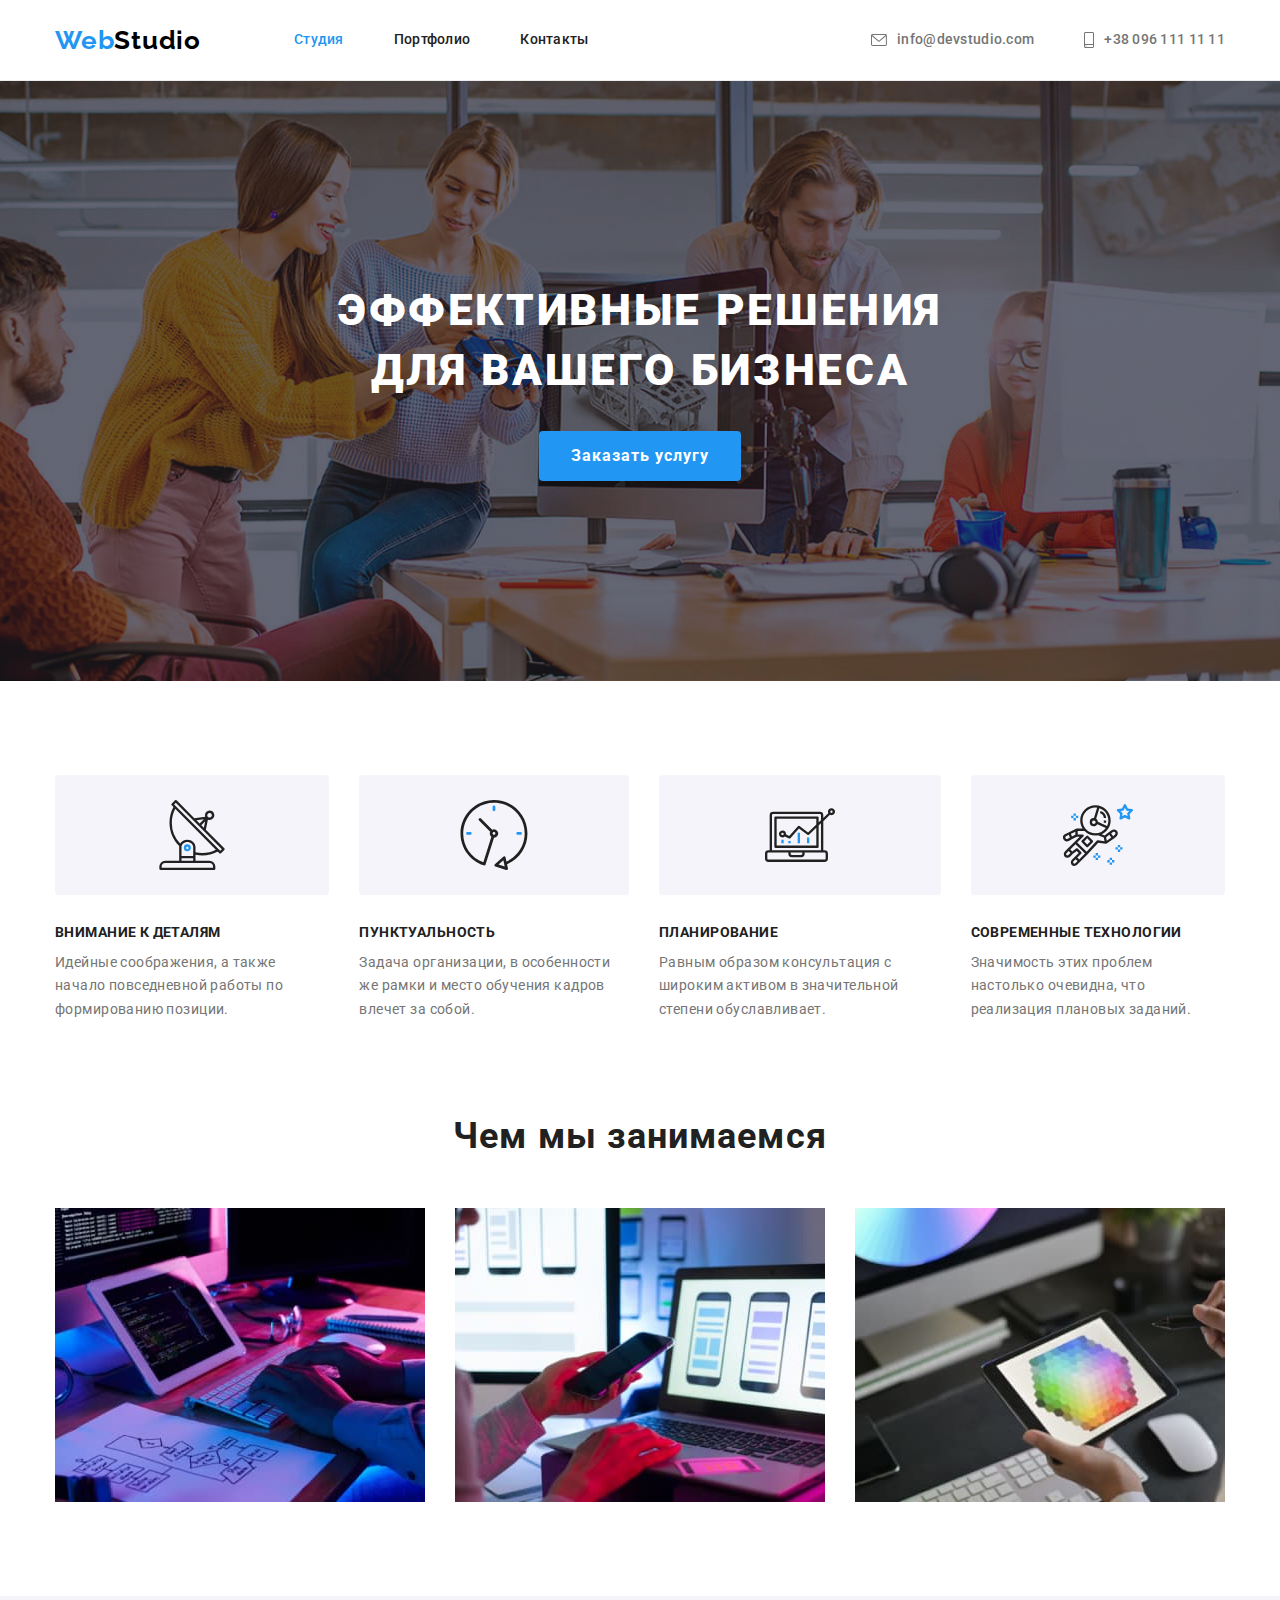
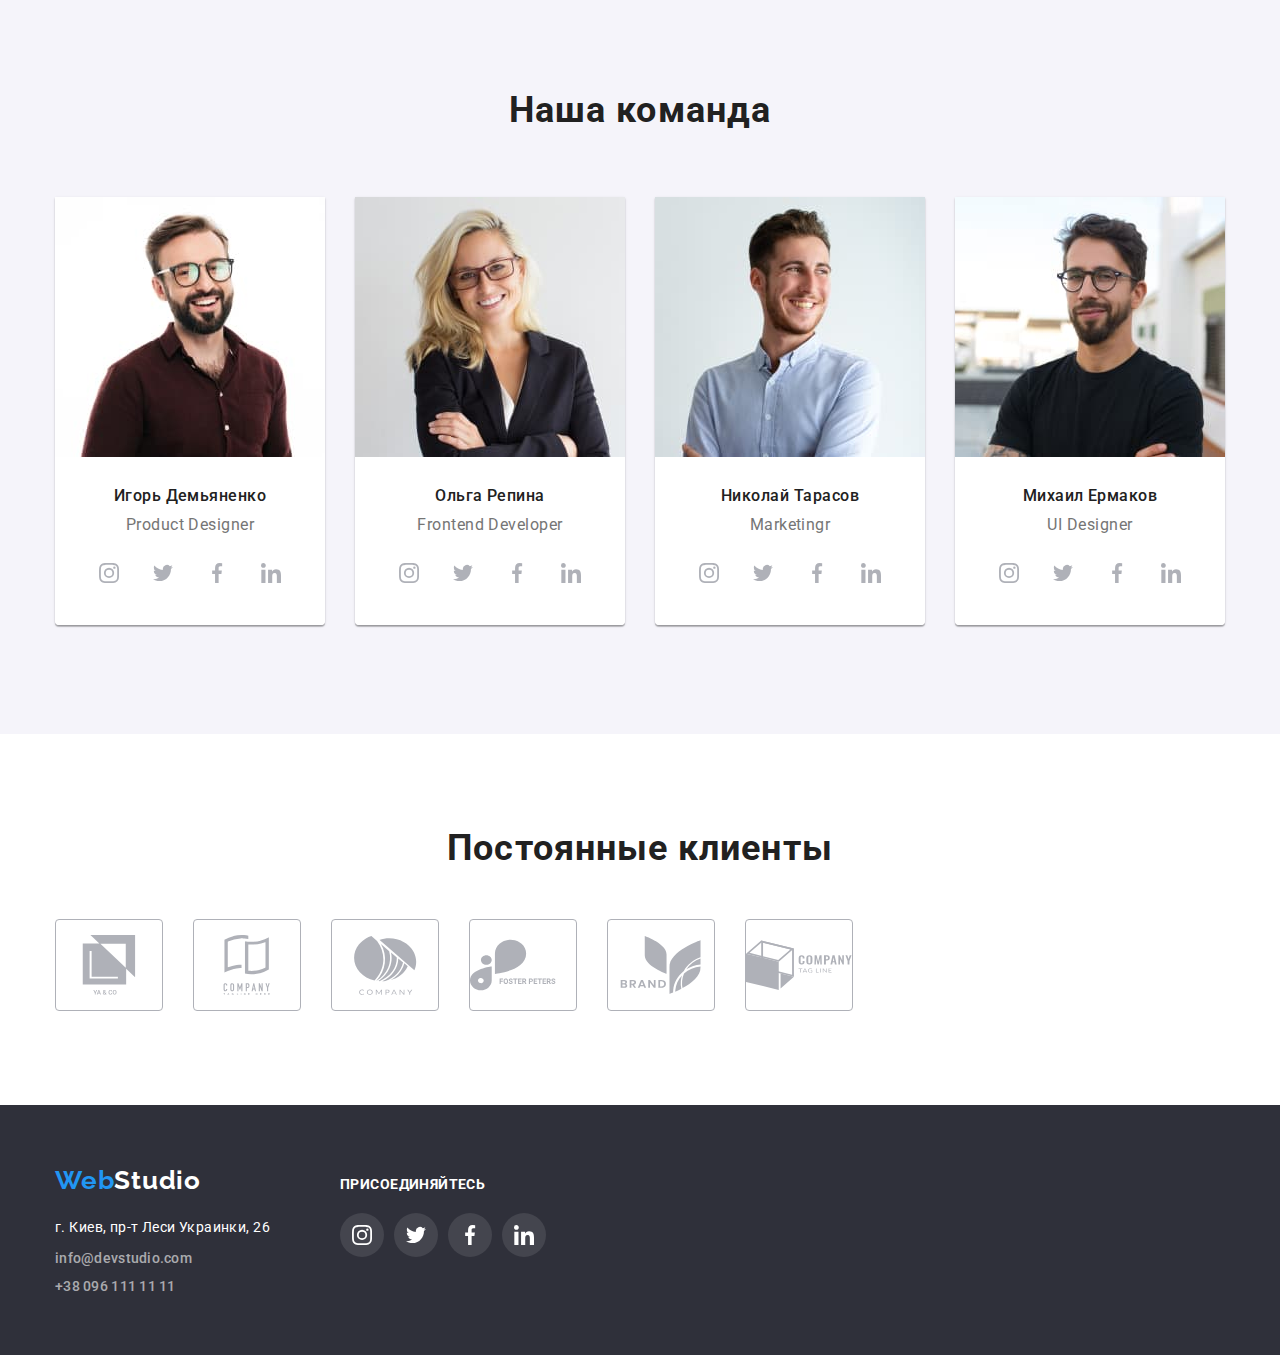
<file: index.html>
<!DOCTYPE html>
<html lang="ru">

<head>
  <meta charset="UTF-8" />
  <meta http-equiv="X-UA-Compatible" content="IE=edge" />
  <meta name="viewport" content="width=device-width, initial-scale=1.0" />
  <title>WebStudio</title>

  <link rel="preconnect" href="https://fonts.googleapis.com">
  <link rel="preconnect" href="https://fonts.gstatic.com" crossorigin>
  <link href="https://fonts.googleapis.com/css2?family=Raleway:wght@700&family=Roboto:wght@400;500;700;900&display=swap"
    rel="stylesheet">

  <link rel="stylesheet" href="https://cdn.jsdelivr.net/npm/modern-normalize@1.1.0/modern-normalize.min.css">

  <link rel="stylesheet" href="./css/styles.css">
</head>

<body>
  <!-- Шапка сайту -->
  <header class="page-header">
    <div class="container main-navigation">

      <!-- Логотип сайту -->
      <a class="logo" href="./index.html" lang="en">Web<span class="logo-black-color">Studio</span></a>

      <!-- Навігація по сайту -->
      <nav>
        <ul class="navigation-list">
          <li class="item"><a class="link active" href="./index.html">Студия</a></li>
          <li class="item"><a class="link" href="./portfolio.html">Портфолио</a></li>
          <li class="item"><a class="link" href="#">Контакты</a></li>
        </ul>
      </nav>

      <!-- Контакти веб-студії -->
      <ul class="contact-list contact-list-style">
        <li class="item">
          <a class="link" href="mailto:info@devstudio.com">
            <svg class="icon-contact" width="16" height="12">
              <use href="./images/sprite.svg#mail"></use>
            </svg>
            info@devstudio.com
          </a>
        </li>
        <li class="item">
          <a class="link" href="tel:+380961111111">
            <svg class="icon-contact" width="10" height="16">
              <use href="./images/sprite.svg#phone"></use>
            </svg>
            <span>+38 096 111 11 11</span>
          </a>
        </li>
      </ul>
    </div>
  </header>

  <!-- Унікальний(main) вміст сторінки -->
  <main>
    <!-- Розділ Герой -->
    <section class="hero">
      <div class="container">
        <h1 class="hero-title">Эффективные решения для вашего бизнеса</h1>
        <button class="hero-btn" type="button">Заказать услугу</button>
      </div>
    </section>

    <!-- Розділ особливостей -->
    <section class="section">
      <div class="container">
        <h2 class="title section-title" hidden>Особенности</h2>

        <ul class="features-list">
          <li class="item">
            <div class="wrapper">
              <svg width="70" height="70">
                <use href="./images/sprite.svg#antenna"></use>
              </svg>
            </div>
            <h3 class="title features-subtitle">Внимание к деталям</h3>
            <p class="features-text">Идейные соображения, а также начало повседневной работы по формированию позиции.
            </p>
          </li>
          <li class="item">
            <div class="wrapper">
              <svg width="70" height="70">
                <use href="./images/sprite.svg#clock"></use>
              </svg>
            </div>
            <h3 class="title features-subtitle">Пунктуальность</h3>
            <p class="features-text">
              Задача организации, в особенности же рамки и место обучения кадров влечет за собой.
            </p>
          </li>
          <li class="item">
            <div class="wrapper">
              <svg width="70" height="70">
                <use href="./images/sprite.svg#diagram"></use>
              </svg>
            </div>
            <h3 class="title features-subtitle">Планирование</h3>
            <p class="features-text">
              Равным образом консультация с широким активом в значительной степени обуславливает.
            </p>
          </li>
          <li class="item">
            <div class="wrapper">
              <svg width="70" height="70">
                <use href="./images/sprite.svg#astronaut"></use>
              </svg>
            </div>
            <h3 class="title features-subtitle">Современные технологии</h3>
            <p class="features-text">Значимость этих проблем настолько очевидна, что реализация плановых заданий.</p>
          </li>
        </ul>
      </div>
    </section>

    <!-- Розділ "Чем мы занимаемся" -->
    <section class="section nt-top-padding-section">
      <div class="container">
        <h2 class="title section-title">Чем мы занимаемся</h2>
        <ul class="portfolio-list">
          <li class="item">
            <img class="img-nt-indent" src="./images/we-do/codings.jpg" alt="Занимаемся программированием" width="370"
              height="294" />
          </li>
          <li class="item">
            <img class="img-nt-indent" src="./images/we-do/phone.jpg" alt="Разрабатываем приложения для телефонов"
              width="370" height="294" />
          </li>
          <li class="item">
            <img class="img-nt-indent" src="./images/we-do/colors.jpg" alt="Создаем цветовую гамму для вашего сайта"
              width="370" height="294" />
          </li>
        </ul>
      </div>
    </section>

    <!-- Розділ "Наша команда" -->
    <section class="section team-section">
      <div class="container">
        <h2 class="title section-title">Наша команда</h2>
        <ul class="team-list">
          <li class="item">
            <img class="img-nt-indent" src="./images/team/igor.jpg" alt="Игорь Демьяненко - Product Designer"
              width="270" height="260" />
            <div class="team-article">
              <h3 class="title team-subtitle">Игорь Демьяненко</h3>
              <p class="team-text" lang="en">Product Designer</p>

              <!-- Соціальні мережі -->
              <ul class="social-list">
                <li class="item">
                  <a class="link" href="#" aria-label="instagram">
                    <svg class="icon">
                      <use href="./images/sprite.svg#instagram"></use>
                    </svg>
                  </a>
                </li>
                <li class="item">
                  <a class="link" href="#" aria-label="twitter">
                    <svg class="icon">
                      <use href="./images/sprite.svg#twitter"></use>
                    </svg>
                  </a>
                </li>
                <li class="item">
                  <a class="link" href="#" aria-label="facebook">
                    <svg class="icon">
                      <use href="./images/sprite.svg#facebook"></use>
                    </svg>
                  </a>
                </li>
                <li class="item">
                  <a class="link" href="#" aria-label="linkedin">
                    <svg class="icon">
                      <use href="./images/sprite.svg#linkedin"></use>
                    </svg>
                  </a>
                </li>
              </ul>

            </div>
          </li>

          <li class="item">
            <img class="img-nt-indent" src="./images/team/olga.jpg" alt="Ольга Репина - Frontend Developer" width="270"
              height="260" />
            <div class="team-article">
              <h3 class="title team-subtitle">Ольга Репина</h3>
              <p class="team-text" lang="en">Frontend Developer</p>

              <!-- Соціальні мережі -->
              <ul class="social-list">
                <li class="item">
                  <a class="link" href="#" aria-label="instagram">
                    <svg class="icon">
                      <use href="./images/sprite.svg#instagram"></use>
                    </svg>
                  </a>
                </li>
                <li class="item">
                  <a class="link" href="#" aria-label="twitter">
                    <svg class="icon">
                      <use href="./images/sprite.svg#twitter"></use>
                    </svg>
                  </a>
                </li>
                <li class="item">
                  <a class="link" href="#" aria-label="facebook">
                    <svg class="icon">
                      <use href="./images/sprite.svg#facebook"></use>
                    </svg>
                  </a>
                </li>
                <li class="item">
                  <a class="link" href="#" aria-label="linkedin">
                    <svg class="icon">
                      <use href="./images/sprite.svg#linkedin"></use>
                    </svg>
                  </a>
                </li>
              </ul>

            </div>
          </li>

          <li class="item">
            <img class="img-nt-indent" src="./images/team/nykolay.jpg" alt="Николай Тарасов - Marketingr" width="270"
              height="260" />
            <div class="team-article">
              <h3 class="title team-subtitle">Николай Тарасов</h3>
              <p class="team-text" lang="en">Marketingr</p>

              <!-- Соціальні мережі -->
              <ul class="social-list">
                <li class="item">
                  <a class="link" href="#" aria-label="instagram">
                    <svg class="icon">
                      <use href="./images/sprite.svg#instagram"></use>
                    </svg>
                  </a>
                </li>
                <li class="item">
                  <a class="link" href="#" aria-label="twitter">
                    <svg class="icon">
                      <use href="./images/sprite.svg#twitter"></use>
                    </svg>
                  </a>
                </li>
                <li class="item">
                  <a class="link" href="#" aria-label="facebook">
                    <svg class="icon">
                      <use href="./images/sprite.svg#facebook"></use>
                    </svg>
                  </a>
                </li>
                <li class="item">
                  <a class="link" href="#" aria-label="linkedin">
                    <svg class="icon">
                      <use href="./images/sprite.svg#linkedin"></use>
                    </svg>
                  </a>
                </li>
              </ul>

            </div>
          </li>

          <li class="item">
            <img class="img-nt-indent" src="./images/team/michael.jpg" alt="Михаил Ермаков - UI Designer" width="270"
              height="260" />
            <div class="team-article">
              <h3 class="title team-subtitle">Михаил Ермаков</h3>
              <p class="team-text" lang="en">UI Designer</p>

              <!-- Соціальні мережі -->
              <ul class="social-list">
                <li class="item">
                  <a class="link" href="#" aria-label="instagram">
                    <svg class="icon">
                      <use href="./images/sprite.svg#instagram"></use>
                    </svg>
                  </a>
                </li>
                <li class="item">
                  <a class="link" href="#" aria-label="twitter">
                    <svg class="icon">
                      <use href="./images/sprite.svg#twitter"></use>
                    </svg>
                  </a>
                </li>
                <li class="item">
                  <a class="link" href="#" aria-label="facebook">
                    <svg class="icon">
                      <use href="./images/sprite.svg#facebook"></use>
                    </svg>
                  </a>
                </li>
                <li class="item">
                  <a class="link" href="#" aria-label="linkedin">
                    <svg class="icon">
                      <use href="./images/sprite.svg#linkedin"></use>
                    </svg>
                  </a>
                </li>
              </ul>

            </div>
          </li>

        </ul>
      </div>
    </section>

    <!-- Розділ "Постійні клієнтти" -->
    <section class="section">
      <div class="container">
        <h2 class="title section-title">Постоянные клиенты</h2>

        <!-- Список клієнтів -->
        <ul class="customers-list">
          <li class="item">
            <a class="link" href="#">
              <svg class="icon">
                <use href="./images/sprite.svg#ya-co"></use>
              </svg>
            </a>
          </li>
          <li class="item">
            <a class="link" href="#">
              <svg class="icon">
                <use href="./images/sprite.svg#tagline-here"></use>
              </svg>
            </a>
          </li>
          <li class="item">
            <a class="link" href="#">
              <svg class="icon">
                <use href="./images/sprite.svg#company"></use>
              </svg>
            </a>
          </li>
          <li class="item">
            <a class="link" href="#">
              <svg class="icon">
                <use href="./images/sprite.svg#foster-peters"></use>
              </svg>
            </a>
          </li>
          <li class="item">
            <a class="link" href="#">
              <svg class="icon">
                <use href="./images/sprite.svg#brand"></use>
              </svg>
            </a>
          </li>
          <li class="item">
            <a class="link" href="#">
              <svg class="icon">
                <use href="./images/sprite.svg#company-tag-line"></use>
              </svg>
            </a>
          </li>
        </ul>
      </div>
    </section>
  </main>

  <!-- Заключна частина всієї сторінки(footer) -->
  <footer class="footer">

    <div class="container wrapper">
      <div>

        <!-- Логотип студії -->
        <a class="logo" href="./portfolio.html" lang="en">Web<span class="logo-white-color">Studio</span></a>

        <!-- Контактна інформація -->
        <address>

          <!-- Адреса студії та контакти -->
          <ul class="address-contact-list contact-list-style">
            <li class="item">
              <a class="address-link" href="https://goo.gl/maps/VuXHW9RfUU25sTvL6" target="_blank"
                rel="noreferrer noopener">г.
                Киев, пр-т Леси
                Украинки, 26</a>
            </li>
            <li class="item">
              <a class="link" href="mailto:info@devstudio.com">info@devstudio.com</a>
            </li>
            <li class="item">
              <a class="link" href="tel:+380961111111">+38 096 111 11 11</a>
            </li>
          </ul>
        </address>
      </div>

      <!-- Соціальні мережі -->
      <div class="social-networks">
        <h3 class="title social-subtitle">присоединяйтесь</h3>

        <!-- Список -->
        <ul class="social-list">

          <li class="item">
            <a class="link social-link-dark" href="#" aria-label="instagram">
              <svg class="icon">
                <use href="./images/sprite.svg#instagram"></use>
              </svg>
            </a>
          </li>

          <li class="item">
            <a class="link social-link-dark" href="#" aria-label="twitter">
              <svg class="icon">
                <use href="./images/sprite.svg#twitter"></use>
              </svg>
            </a>
          </li>

          <li class="item">
            <a class="link social-link-dark" href="#" aria-label="facebook">
              <svg class="icon">
                <use href="./images/sprite.svg#facebook"></use>
              </svg>
            </a>
          </li>

          <li class="item">
            <a class="link social-link-dark" href="#" aria-label="linkedin">
              <svg class="icon">
                <use href="./images/sprite.svg#linkedin"></use>
              </svg>
            </a>
          </li>

        </ul>
      </div>

    </div>
  </footer>
</body>

</html>
</file>
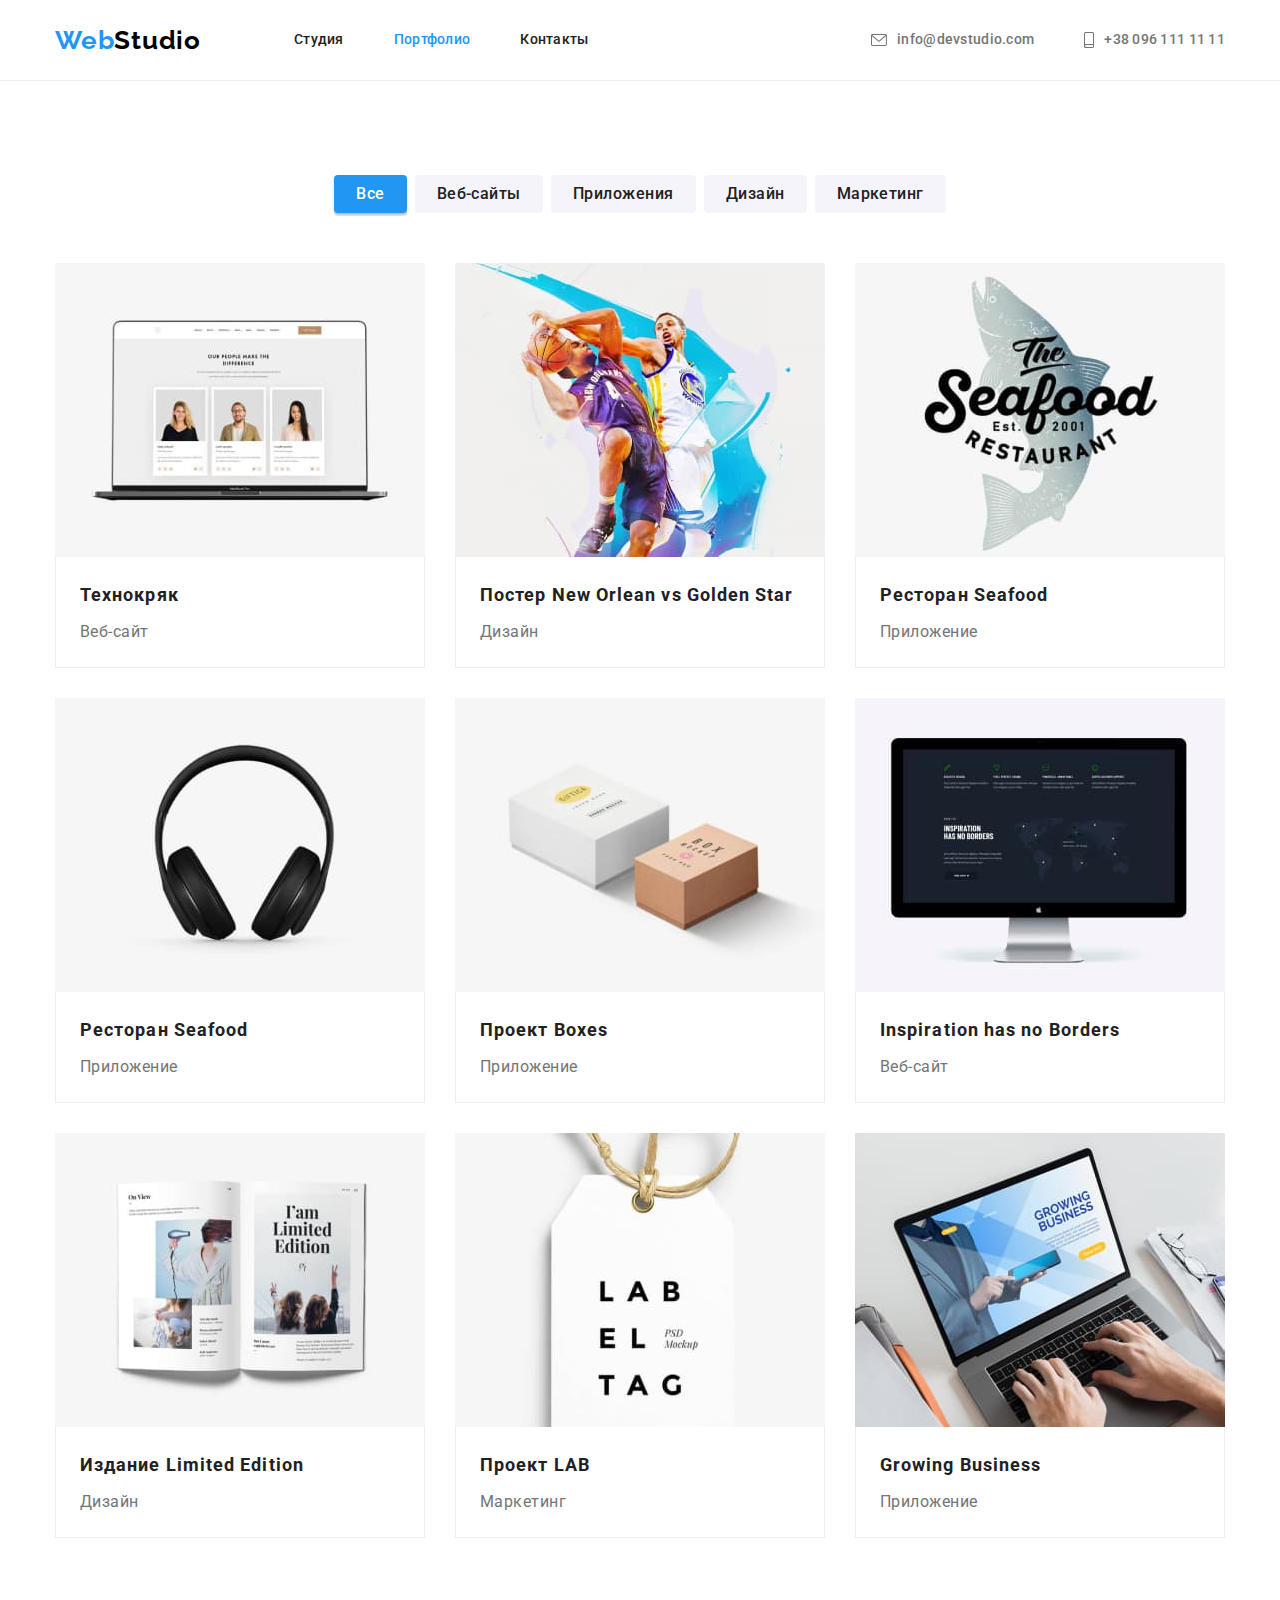
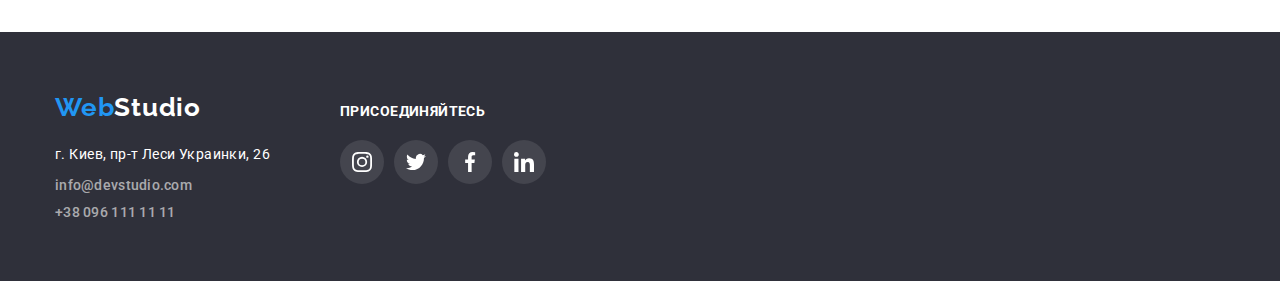
<file: portfolio.html>
<!DOCTYPE html>
<html lang="ru">

<head>
    <meta charset="UTF-8" />
    <meta http-equiv="X-UA-Compatible" content="IE=edge" />
    <meta name="viewport" content="width=device-width, initial-scale=1.0" />
    <title>WebStudio</title>

    <link rel="preconnect" href="https://fonts.googleapis.com">
    <link rel="preconnect" href="https://fonts.gstatic.com" crossorigin>
    <link
        href="https://fonts.googleapis.com/css2?family=Raleway:wght@700&family=Roboto:wght@400;500;700;900&display=swap"
        rel="stylesheet">

    <link rel="stylesheet" href="https://cdn.jsdelivr.net/npm/modern-normalize@1.1.0/modern-normalize.min.css">

    <link rel="stylesheet" href="./css/styles.css">

</head>

<body>
    <!-- Шапка сайту -->
    <header class="page-header">
        <div class="container main-navigation">

            <!-- Логотип сайту -->
            <a class="logo" href="./index.html" lang="en">Web<span class="logo-black-color">Studio</span></a>

            <!-- Навігація по сайту -->
            <nav>
                <ul class="navigation-list">
                    <li class="item"><a class="link" href="./index.html">Студия</a></li>
                    <li class="item"><a class="link  active" href="./portfolio.html">Портфолио</a></li>
                    <li class="item"><a class="link" href="#">Контакты</a></li>
                </ul>
            </nav>

            <!-- Контакти веб-студії -->
            <ul class="contact-list contact-list-style">
                <li class="item">
                    <a class="link" href="mailto:info@devstudio.com">
                        <svg class="icon-contact" width="16" height="12">
                            <use href="./images/sprite.svg#mail"></use>
                        </svg>
                        info@devstudio.com
                    </a>
                </li>
                <li class="item">
                    <a class="link" href="tel:+380961111111">
                        <svg class="icon-contact" width="10" height="16">
                            <use href="./images/sprite.svg#phone"></use>
                        </svg>
                        <span>+38 096 111 11 11</span>
                    </a>
                </li>
            </ul>
        </div>
    </header>

    <!-- Унікальний(main) вміст сторінки(Портфоліо) -->
    <main>
        <section class="section">
            <div class="container">
                <h1 class="title section-title" hidden>Портфолио</h1>

                <!-- Фільтри для портфоліо -->
                <ul class="filters-list">
                    <li class="item"><button type="button" class="filters-btn btn-color">Все</button></li>
                    <li class="item"><button type="button" class="filters-btn">Веб-сайты</button></li>
                    <li class="item"><button type="button" class="filters-btn">Приложения</button></li>
                    <li class="item"><button type="button" class="filters-btn">Дизайн</button></li>
                    <li class="item"><button type="button" class="filters-btn">Маркетинг</button></li>
                </ul>

                <!-- Наші роботи -->
                <ul class="cards-list">

                    <li class="item">
                        <a class="card-link" href="#">
                            <img class="img-nt-indent" src="./images/portfolio/technoquack.jpg"
                                alt="Веб-сайт: Технокряк" width="370" height="294">
                            <div class="item-article">
                                <h2 class="title portfolio-subtitle">Технокряк</h2>
                                <p class="portfolio-text">Веб-сайт</p>
                            </div>
                        </a>
                    </li>

                    <li class="item">
                        <a class="card-link" href="#">
                            <img src="./images/portfolio/poster.jpg" class="img-nt-indent"
                                alt="Постер New Orlean vs Golden Star" width="370" height="294">
                            <div class="item-article">
                                <h2 class="title portfolio-subtitle">Постер <span lang="en">New Orlean vs Golden
                                        Star</span>
                                </h2>
                                <p class="portfolio-text">Дизайн</p>
                            </div>
                        </a>
                    </li>

                    <li class="item">
                        <a class="card-link" href="#">
                            <img src="./images/portfolio/seafood.jpg" class="img-nt-indent"
                                alt="Приложение для ресторана Seafood" width="370" height="294">
                            <div class="item-article">
                                <h2 class="title portfolio-subtitle">Ресторан <span lang="en">Seafood</span></h2>
                                <p class="portfolio-text">Приложение</p>
                            </div>
                        </a>
                    </li>

                    <li class="item">
                        <a class="card-link" href="#">
                            <img src="./images/portfolio/prime.jpg" class="img-nt-indent" alt="Проект Prime" width="370"
                                height="294">
                            <div class="item-article">
                                <h2 class="title portfolio-subtitle">Ресторан <span lang="en">Seafood</span></h2>
                                <p class="portfolio-text">Приложение</p>
                            </div>
                        </a>
                    </li>

                    <li class="item">
                        <a class="card-link" href="#">
                            <img src="./images/portfolio/boxes.jpg" class="img-nt-indent" alt="Приложение Boxes"
                                width="370" height="294">
                            <div class="item-article">
                                <h2 class="title portfolio-subtitle">Проект <span lang="en">Boxes</span></h2>
                                <p class="portfolio-text">Приложение</p>
                            </div>
                        </a>
                    </li>

                    <li class="item">
                        <a class="card-link" href="#">
                            <img src="./images/portfolio/inspiration.jpg" class="img-nt-indent"
                                alt="Веб-сайт: Inspiration has no Borders" width="370" height="294">
                            <div class="item-article">
                                <h2 class="title portfolio-subtitle" lang="en">Inspiration has no Borders</h2>
                                <p class="portfolio-text">Веб-сайт</p>
                            </div>
                        </a>
                    </li>

                    <li class="item">
                        <a class="card-link" href="#">
                            <img src="./images/portfolio/edition.jpg" class="img-nt-indent"
                                alt="Дизайн для издания Limited Edition" width="370" height="294">
                            <div class="item-article">
                                <h2 class="title portfolio-subtitle">Издание <span lang="en">Limited Edition</span></h2>
                                <p class="portfolio-text">Дизайн</p>
                            </div>
                        </a>
                    </li>

                    <li class="item">
                        <a class="card-link" href="#">
                            <img src="./images/portfolio/project.jpg" class="img-nt-indent" alt="Проект LAB" width="370"
                                height="294">
                            <div class="item-article">
                                <h2 class="title portfolio-subtitle">Проект <span lang="en">LAB</span></h2>
                                <p class="portfolio-text">Маркетинг</p>
                            </div>
                        </a>
                    </li>

                    <li class="item">
                        <a class="card-link" href="#">
                            <img src="./images/portfolio/growing.jpg" class="img-nt-indent"
                                alt="Приложение Growing Business" width="370" height="294">
                            <div class="item-article">
                                <h2 class="title portfolio-subtitle" lang="en">Growing Business</h2>
                                <p class="portfolio-text">Приложение</p>
                            </div>
                        </a>
                    </li>

                </ul>
            </div>

        </section>
    </main>

    <!-- Заключна частина всієї сторінки(footer) -->
    <footer class="footer">

        <div class="container wrapper">
            <div>

                <!-- Логотип студії -->
                <a class="logo" href="./portfolio.html" lang="en">Web<span class="logo-white-color">Studio</span></a>

                <!-- Контактна інформація -->
                <address>

                    <!-- Адреса студії та контакти -->
                    <ul class="address-contact-list contact-list-style">
                        <li class="item">
                            <a class="address-link" href="https://goo.gl/maps/VuXHW9RfUU25sTvL6" target="_blank"
                                rel="noreferrer noopener">г.
                                Киев, пр-т Леси
                                Украинки, 26</a>
                        </li>
                        <li class="item">
                            <a class="link" href="mailto:info@devstudio.com">info@devstudio.com</a>
                        </li>
                        <li class="item">
                            <a class="link" href="tel:+380961111111">+38 096 111 11 11</a>
                        </li>
                    </ul>
                </address>
            </div>

            <!-- Соціальні мережі -->
            <div class="social-networks">
                <h3 class="title social-subtitle">присоединяйтесь</h3>

                <!-- Список -->
                <ul class="social-list">

                    <li class="item">
                        <a class="link social-link-dark" href="#" aria-label="instagram">
                            <svg class="icon">
                                <use href="./images/sprite.svg#instagram"></use>
                            </svg>
                        </a>
                    </li>

                    <li class="item">
                        <a class="link social-link-dark" href="#" aria-label="twitter">
                            <svg class="icon">
                                <use href="./images/sprite.svg#twitter"></use>
                            </svg>
                        </a>
                    </li>

                    <li class="item">
                        <a class="link social-link-dark" href="#" aria-label="facebook">
                            <svg class="icon">
                                <use href="./images/sprite.svg#facebook"></use>
                            </svg>
                        </a>
                    </li>

                    <li class="item">
                        <a class="link social-link-dark" href="#" aria-label="linkedin">
                            <svg class="icon">
                                <use href="./images/sprite.svg#linkedin"></use>
                            </svg>
                        </a>
                    </li>

                </ul>
            </div>

        </div>
    </footer>
</body>

</html>
</file>
<file: css/styles.css>
/* 
    Кольори сайту: 
        основний колір тексту - #757575;
        другорядний колір тексту - #212121;
        третій колір тексту - rgba(255, 255, 255, 0.6); 
        білий колір (четвертий для тексту) - #FFFFFF;
        колір для логотипу - #000000;

        колір акценту - #2196F3;
       
        основний колір фону - #2F303A;
        другорядний коір фону - #F5F4FA;

        колір для ховера кнопки - #188CE8;

        колір рамки для карток - #EEEEEE;

        колір іконок - #AFB1B8;
        фон іконок на фетрері - rgba(255, 255, 255, 0.1);

    Жирність тексту:
        regular - 400;
        medium - 500;
        bold - 700;
        black - 900;

    Розмір відступів:
        обнулення - 0px;
        мінусовий відступ для карток - (-15px);
        додатній відступ для карток - 15px;
*/

:root {
    /* Кольори */
    --primary-text-color: #757575;
    --title-text-color: #212121;
    --third-text-color: rgba(255, 255, 255, 0.6);
    --fourth-text-color: #FFFFFF;
    --logo-text-color: #000000;

    --accent-color: #2196F3;

    --main-background-color: #2F303A;
    --secondary-background-color: #F5F4FA; 

    --btn-hover-color: #188CE8;
 
    --cards-border-color: #EEEEEE;

    --icon-color: #AFB1B8;
    --background-icon-footer: rgba(255, 255, 255, 0.1);

    /* Жирність тексту */
    --regular-weight-text: 400;
    --medium-weight-text: 500;
    --bold-weight-text: 700;
    --black-weight-text: 900;

    /* Відступи */
    --zeroing-indents: 0px;
    --negative-card-indent: -15px;
    --positive-card-indent: 15px;
}

body {
    font-family: 'Roboto', sans-serif;
    color: var(--primary-text-color);
}

a {
    text-decoration: none;
}

ul {
    list-style: none;
}

.img-nt-indent {
    display: block;
}

/* Лінія під хеадером */
.page-header {
    border-bottom: 1px solid #ECECEC;
}

/* Контейнер для контенту */
.container {
    width: 1200px;
    margin-left: auto;
    margin-right: auto;
    padding-left: 15px;
    padding-right: 15px;
}

/* Шапка сайту */
.container.main-navigation {
    display: flex;
    align-items: center;
}

.logo {
    font-family: 'Raleway', sans-serif;;
    color: var(--accent-color);
    font-weight: var(--bold-weight-text);
    font-size: 26px;
    line-height: 1.19;
    letter-spacing: 0.03em;
}

.logo > .logo-black-color {
    color: var(--logo-text-color);
}

.navigation-list {
    display: flex;
    margin-top: var(--zeroing-indents);
    margin-bottom: var(--zeroing-indents);
    margin-left: 93px;
    padding-left: var(--zeroing-indents);
}

.navigation-list > .item + .item {
    margin-left: 50px;
}

.navigation-list  .link {
    display: inline-block;
    padding-top: 32px;
    padding-bottom: 32px;

    color: var(--title-text-color);
    font-weight: var(--medium-weight-text);
    font-size: 14px;
    line-height: 1.14;
    letter-spacing: 0.02em;
}

.navigation-list .link:hover,
.navigation-list .link:focus {
    color: var(--accent-color);
}

.link.active {
    color: var(--accent-color);
}

.contact-list {
    display: flex;
    margin-top: var(--zeroing-indents);
    margin-bottom: var(--zeroing-indents);
    margin-left: auto; 
    padding-left: var(--zeroing-indents);
}

.contact-list>.item+.item {
    margin-left: 50px;
}

.contact-list .link {
    display: inline-flex;
    align-items: center;
    padding-top: 32px;
    padding-bottom: 32px;
}

.contact-list-style .link {
    color: var(--primary-text-color);
    font-weight: var(--medium-weight-text);
    font-size: 14px;
    line-height: 1.14;
    letter-spacing: 0.02em;
}

.contact-list-style .link:hover,
.contact-list-style .link:focus {
    color: var(--accent-color);
}

.icon-contact {
    margin-right: 10px;
    fill: currentColor;
}

/* Сторінка index.html */

/* Розділ Герой */
.hero {
    background-color: var(--main-background-color);
    background-image: linear-gradient(to right, 
                                    rgba(47, 48, 58, 0.4), 
                                    rgba(47, 48, 58, 0.4)),
                                    url(../images/hero/hero-background.jpg);
    background-repeat: no-repeat;
    background-position: center;

    padding-top: 200px;
    padding-bottom: 200px;

    text-align: center;
}

.hero-title {
    margin-top: var(--zeroing-indents);
    margin-right: auto;
    margin-left: auto;
    margin-bottom: 30px;
    max-width: 650px;

    color: var(--fourth-text-color);
    font-weight: var(--black-weight-text);
    font-size: 44px;
    line-height: 1.36;
    letter-spacing: 0.06em;
    text-transform: uppercase;
}

.hero-btn {
    min-width: 200px;
    padding-top: 10px;
    padding-right: 32px;
    padding-bottom: 10px;
    padding-left: 32px;

    border: none;
    border-radius: 4px;
    box-shadow: 0px 4px 4px rgba(0, 0, 0, 0.15);

    background-color: var(--accent-color);
    color: var(--fourth-text-color);
    font-family: inherit;
    font-weight: var(--bold-weight-text);
    font-size: 16px;
    line-height: 1.87;
    letter-spacing: 0.06em;
}
.hero-btn:hover {
    background-color: var(--btn-hover-color);
    cursor: pointer;
}

/* Розділ особливостей */
.section {
    padding-top: 94px;
    padding-bottom: 94px;
}

.title {
    color: var(--title-text-color);
    margin-top: var(--zeroing-indents);
    margin-bottom: var(--zeroing-indents);
}

.title.section-title {
    margin-bottom: 50px;

    font-size: 36px;
    line-height: 1.16;
    text-align: center;
    letter-spacing: 0.03em;
}

.features-list {
    display: flex;
    margin-top: var(--zeroing-indents);
    margin-bottom: var(--zeroing-indents);
    padding-left: var(--zeroing-indents);
}

.features-list > .item + .item {
    margin-left: 30px;
}

.features-list .wrapper {
    display: flex;
    justify-content: center;
    align-items: center;
    width: 100%;
    height: 120px;

    margin-bottom: 30px;
    border-radius: 4px;

    background-color: var(--secondary-background-color);
}

.features-subtitle,
.social-subtitle {
    margin-bottom: 10px;

    font-size: 14px;
    line-height: 1.14;
    letter-spacing: 0.03em;
    text-transform: uppercase;
}

.features-text {
    margin-top: var(--zeroing-indents);
    margin-bottom: var(--zeroing-indents);

    font-size: 14px;
    line-height: 1.71;
    letter-spacing: 0.03em;
}

/* Розділ "Чем мы занимаемся" */
.section.nt-top-padding-section {
    padding-top: var(--zeroing-indents);
}

.portfolio-list {
    display: flex;
    margin-top: var(--negative-card-indent);
    margin-right: var(--negative-card-indent);
    margin-bottom: var(--negative-card-indent);
    margin-left: var(--negative-card-indent);
    padding-left: var(--zeroing-indents);
}

.portfolio-list > .item {
    margin-top: var(--positive-card-indent);
    margin-right: var(--positive-card-indent);
    margin-bottom: var(--positive-card-indent);
    margin-left: var(--positive-card-indent);
}

/* Розділ "Наша команда" */
.team-section {
    background-color: var(--secondary-background-color);
}

.team-list {
    display: flex;
    margin-top: var(--negative-card-indent);
    margin-right: var(--negative-card-indent);
    margin-bottom: var(--negative-card-indent);
    margin-left: var(--negative-card-indent);
    margin-top: var(--zeroing-indents);
    margin-bottom: var(--zeroing-indents);
    padding-left: var(--zeroing-indents);
}

.team-list > .item {
    border-bottom-left-radius: 4px;
    border-bottom-right-radius: 4px;
    box-shadow: 0 2px 1px rgba(0, 0, 0, 0.2),
                0 1px 1px rgba(0, 0, 0, 0.14),
                0 1px 3px rgba(0, 0, 0, 0.12);

    margin-top: var(--positive-card-indent);
    margin-right: var(--positive-card-indent);
    margin-bottom: var(--positive-card-indent);
    margin-left: var(--positive-card-indent);
}

.team-article {
    border-bottom-left-radius: 4px;
    border-bottom-right-radius: 4px;

    padding-top: 30px;  
    padding-left: 20px;
    padding-right: 20px;
    padding-bottom: 30px;
   

    text-align: center;
    background-color: var(--fourth-text-color);
}

.team-subtitle,
.team-text {
    margin-top: var(--zeroing-indents);

    line-height: 1.18;
    text-align: center;
    letter-spacing: 0.03em;
}

.team-subtitle {
    margin-bottom: 10px;

    font-weight: var(--medium-weight-text);
    font-size: 16px;
}

.team-text {
    margin-bottom: 16px;
}

.social-list {
    display: flex;
    padding-left: var(--zeroing-indents);
    justify-content: center;
}

.social-list .item+.item {
    margin-left: 10px;
}

.social-list .link {
    display: inline-flex;
    width: 44px;
    height: 44px;
    justify-content: center;
    align-items: center;

    border-radius: 50%;

    color: var(--icon-color);
}

.social-list .link:hover,
.social-list .link:focus {
    background-color: var(--accent-color);
    color: var(--fourth-text-color);

    outline: none;
}

.social-list .icon {
    max-width: 20px;
    max-height: 20px;
    fill: currentColor;
}

/* Розділ "Постійні клієнтти" */

.customers-list {
    display: flex;

    margin-top: var(--zeroing-indents);
    margin-bottom: var(--zeroing-indents);
    padding-left: var(--zeroing-indents);
}

.customers-list > .item {
    width: calc((100%-120px)/5);
    height: 92px;
}

.customers-list > .item + .item {
    margin-left: 30px;
}

.customers-list .link {
    display: inline-flex;
    width: 100%;
    height: 100%;
    justify-content: center;
    align-items: center;

    border: 1px solid var(--icon-color);
    border-radius: 4px;

    color: var(--icon-color);
}

.customers-list .link:hover,
.customers-list .link:focus {
    color: var(--accent-color);
    border-color: var(--accent-color);

    outline: none;
}

.customers-list .icon {
    width: 106px;
    height: 60px;
    
    fill: currentColor;
}

/* Заключна частина всієї сторінки(footer) */
.footer {
    padding-top: 60px;
    padding-bottom: 60px;

    background-color: var(--main-background-color);
}

.container.wrapper {
    display: flex;
}

.wrapper > div + div {
    margin-left: 70px;
}

.footer .logo {
    display: inline-block;
    margin-bottom: 20px;
}

.logo > .logo-white-color {
    color: var(--fourth-text-color);
}

.address-link {
    color: var(--fourth-text-color);
    font-style: normal;
    font-weight: var(--regular-weight-text);
    font-size: 14px;
    line-height: 1.71;
    letter-spacing: 0.03em;
}
.address-link:hover {
    color: var(--accent-color);
}

.address-contact-list {
    margin-top: var(--zeroing-indents);
    margin-bottom: var(--zeroing-indents);
    padding-left: var(--zeroing-indents);
}

.address-contact-list > .item + .item {
    margin-top: 9px;
}

.address-contact-list .link {
    color: var(--third-text-color);
    font-style: normal;
}

.social-networks {
    margin-top: 12px;
}

.social-subtitle {
    margin-bottom: 20px;

    color: var(--fourth-text-color);
}

.social-list .social-link-dark {
    background-color: var(--background-icon-footer);
    color: var(--fourth-text-color);
}

/* Cторінка portfolio.html */
.filters-list {
    display: flex;
    justify-content: center;

    margin-top: var(--zeroing-indents);
    margin-bottom: 50px;
    padding-left: var(--zeroing-indents);
}

.filters-list > .item + .item {
    margin-left: 8px;
}

.filters-btn {
    padding-top: 6px;
    padding-right: 22px;
    padding-bottom: 6px;
    padding-left: 22px;
    border: none;
    border-radius: 4px;

    background-color: var(--secondary-background-color);
    color: var(--title-text-color);

    font-family: inherit;
    font-weight: var(--medium-weight-text);
    font-size: 16px;
    line-height: 1.62;
    text-align: center;
    letter-spacing: 0.03em;
}
.filters-btn:hover,
.filters-btn:focus {
    box-shadow: 0 3px 1px rgba(0, 0, 0, 0.1),
                0 1px 2px rgba(0, 0, 0, 0.08),
                0 2px 2px rgba(0, 0, 0, 0.12);

    color: var(--fourth-text-color);
    background-color: var(--accent-color);
    cursor: pointer;
}
.filters-btn.btn-color {
    box-shadow: 0 3px 1px rgba(0, 0, 0, 0.1),
                0 1px 2px rgba(0, 0, 0, 0.08),
                0 2px 2px rgba(0, 0, 0, 0.12);


    color: var(--fourth-text-color);
    background-color: var(--accent-color);
}

.cards-list {
    display: flex;
    flex-wrap: wrap;

    margin-top: var(--negative-card-indent);
    margin-right: var(--negative-card-indent);
    margin-bottom: var(--negative-card-indent);
    margin-left: var(--negative-card-indent);
    padding-left: var(--zeroing-indents);
}

.cards-list > .item {
    margin-top: var(--positive-card-indent);
    margin-right: var(--positive-card-indent);
    margin-bottom: var(--positive-card-indent);
    margin-left: var(--positive-card-indent);
}

.cards-list .card-link {
    display: block;
}

.cards-list .card-link:hover,
.cards-list .card-link:focus {
    box-shadow: 1px 4px 6px rgba(0, 0, 0, 0.16),
                0 4px 4px rgba(0, 0, 0, 0.06),
                0 1px 1px rgba(0, 0, 0, 0.12);

    outline: none;
}

.item-article {
    padding-top: 20px;
    padding-right: 24px;
    padding-bottom: 20px;
    padding-left: 24px;

    border-right: 1px solid var(--cards-border-color);
    border-bottom: 1px solid var(--cards-border-color);
    border-left: 1px solid var(--cards-border-color);

    color: var(--primary-text-color);
}

.portfolio-subtitle {
    margin-bottom: 4px;

    font-weight: var(--bold-weight-text);
    font-size: 18px;
    line-height: 2;
    letter-spacing: 0.06em;
}

.portfolio-text {
    margin-top: var(--zeroing-indents);
    margin-bottom: var(--zeroing-indents);

    line-height: 1.87;
    letter-spacing: 0.03em;
}
</file>
